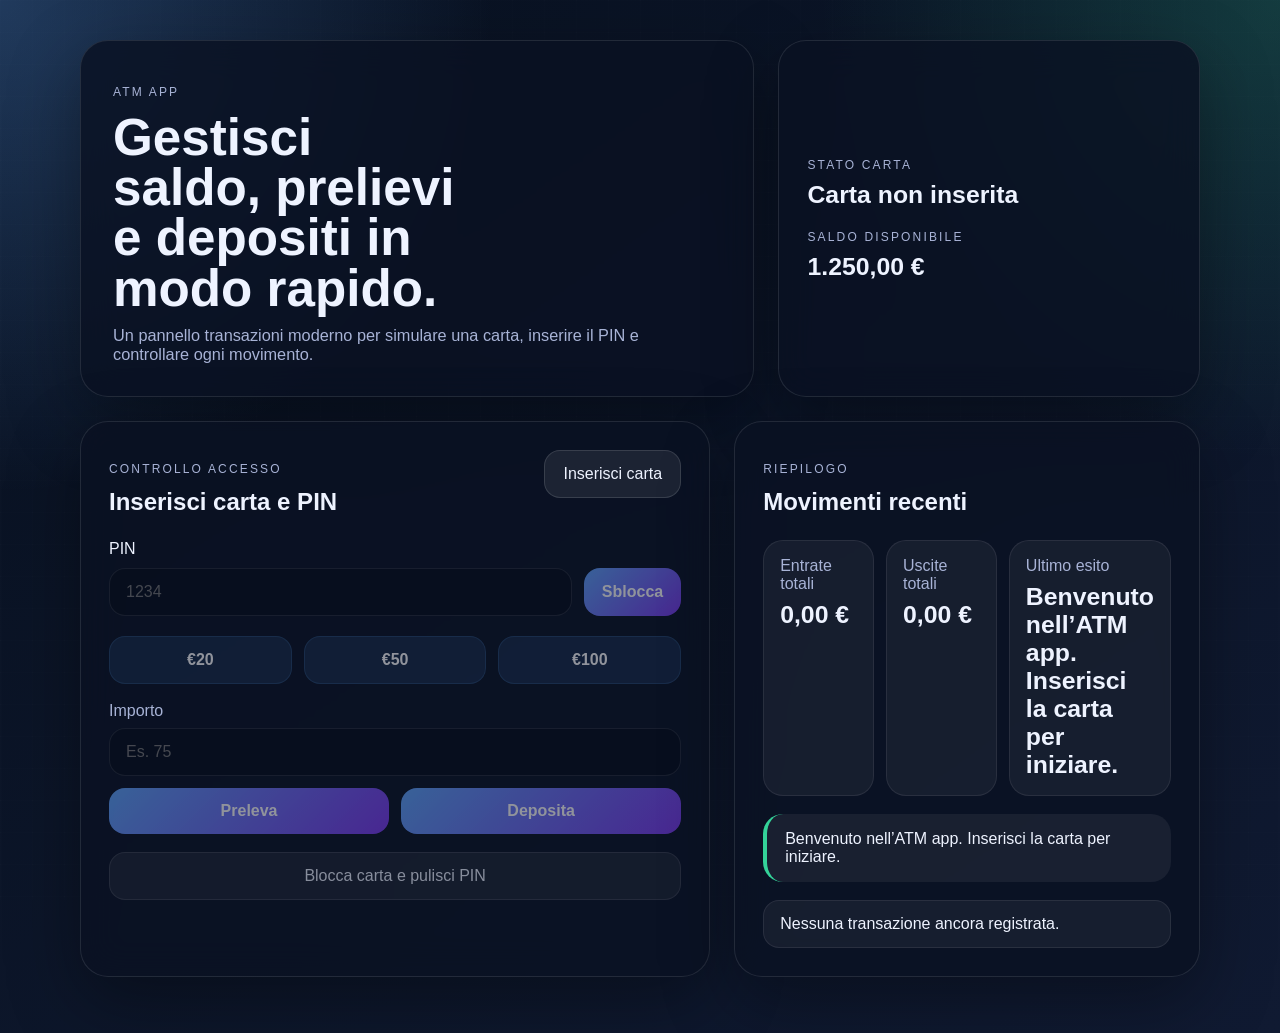
<file: src/index.html>
<!DOCTYPE html>
<html>
    <head>
        <meta charset="utf-8" />
        <meta name="viewport" content="width=device-width, initial-scale=1" />
        <title>ATM App</title>
        <link type="text/css" rel="stylesheet" href="styles/style.css" />
        <script src="script/script.js" defer></script>
    </head>
    <body>
        <main class="app-shell">
            <section class="hero">
                <div class="hero-copy">
                    <p class="eyebrow">ATM App</p>
                    <h1>Gestisci saldo, prelievi e depositi in modo rapido.</h1>
                    <p class="hero-text">Un pannello transazioni moderno per simulare una carta, inserire il PIN e controllare ogni movimento.</p>
                </div>

                <div class="status-card">
                    <div>
                        <span class="status-label">Stato carta</span>
                        <strong id="card-status">Carta non inserita</strong>
                    </div>
                    <div>
                        <span class="status-label">Saldo disponibile</span>
                        <strong id="balance-value">€ 0,00</strong>
                    </div>
                </div>
            </section>

            <section class="atm-layout">
                <article class="atm-panel">
                    <div class="panel-header">
                        <div>
                            <p class="panel-kicker">Controllo accesso</p>
                            <h2>Inserisci carta e PIN</h2>
                        </div>
                        <button id="insert-card-btn" class="ghost-button" type="button">Inserisci carta</button>
                    </div>

                    <div class="pin-row">
                        <label for="pin-input">PIN</label>
                        <div class="pin-input-group">
                            <input id="pin-input" type="password" inputmode="numeric" maxlength="4" placeholder="1234" />
                            <button id="unlock-btn" type="button">Sblocca</button>
                        </div>
                    </div>

                    <div class="quick-actions">
                        <button class="quick-btn" data-amount="20" type="button">€20</button>
                        <button class="quick-btn" data-amount="50" type="button">€50</button>
                        <button class="quick-btn" data-amount="100" type="button">€100</button>
                    </div>

                    <div class="transaction-grid">
                        <label class="field">
                            <span>Importo</span>
                            <input id="amount-input" type="number" min="1" step="1" placeholder="Es. 75" />
                        </label>

                        <div class="action-buttons">
                            <button id="withdraw-btn" type="button">Preleva</button>
                            <button id="deposit-btn" type="button">Deposita</button>
                        </div>
                    </div>

                    <button id="reset-btn" class="secondary-button" type="button">Blocca carta e pulisci PIN</button>
                </article>

                <article class="atm-panel summary-panel">
                    <div class="panel-header">
                        <div>
                            <p class="panel-kicker">Riepilogo</p>
                            <h2>Movimenti recenti</h2>
                        </div>
                    </div>

                    <div class="summary-metrics">
                        <div>
                            <span>Entrate totali</span>
                            <strong id="deposit-total">€ 0,00</strong>
                        </div>
                        <div>
                            <span>Uscite totali</span>
                            <strong id="withdraw-total">€ 0,00</strong>
                        </div>
                        <div>
                            <span>Ultimo esito</span>
                            <strong id="last-status">In attesa</strong>
                        </div>
                    </div>

                    <div class="message-box" id="message-box" aria-live="polite">Inserisci la carta per iniziare.</div>

                    <ul id="transaction-list" class="transaction-list"></ul>
                </article>
            </section>
        </main>
    </body>
</html>
</file>
<file: src/styles/style.css>
* {
	box-sizing: border-box;
}

:root {
	--bg: #081120;
	--bg-2: #101a32;
	--panel: rgba(10, 18, 35, 0.82);
	--panel-border: rgba(255, 255, 255, 0.1);
	--text: #eef3ff;
	--muted: #a8b3d6;
	--accent: #34d399;
	--accent-2: #60a5fa;
	--danger: #fb7185;
	--warning: #fbbf24;
	--shadow: 0 24px 70px rgba(0, 0, 0, 0.35);
}

html,
body {
	min-height: 100%;
}

body {
	margin: 0;
	font-family: "Trebuchet MS", "Segoe UI", sans-serif;
	color: var(--text);
	background:
		radial-gradient(circle at top left, rgba(96, 165, 250, 0.28), transparent 30%),
		radial-gradient(circle at top right, rgba(52, 211, 153, 0.2), transparent 28%),
		linear-gradient(145deg, var(--bg), var(--bg-2));
}

body::before {
	content: "";
	position: fixed;
	inset: 0;
	background-image: linear-gradient(rgba(255, 255, 255, 0.03) 1px, transparent 1px), linear-gradient(90deg, rgba(255, 255, 255, 0.03) 1px, transparent 1px);
	background-size: 32px 32px;
	pointer-events: none;
	opacity: 0.35;
}

.app-shell {
	width: min(1120px, calc(100% - 32px));
	margin: 0 auto;
	padding: 40px 0 56px;
	position: relative;
	z-index: 1;
}

.hero {
	display: grid;
	grid-template-columns: 1.6fr 1fr;
	gap: 24px;
	align-items: stretch;
	margin-bottom: 24px;
}

.hero-copy,
.status-card,
.atm-panel {
	background: var(--panel);
	border: 1px solid var(--panel-border);
	box-shadow: var(--shadow);
	backdrop-filter: blur(18px);
}

.hero-copy {
	border-radius: 28px;
	padding: 32px;
}

.eyebrow,
.panel-kicker,
.status-label {
	text-transform: uppercase;
	letter-spacing: 0.18em;
	font-size: 0.75rem;
	color: var(--muted);
}

.hero h1 {
	margin: 14px 0 12px;
	font-size: clamp(2.4rem, 4vw, 4.3rem);
	line-height: 0.98;
	max-width: 12ch;
}

.hero-text {
	margin: 0;
	max-width: 62ch;
	color: var(--muted);
	font-size: 1.02rem;
}

.status-card {
	border-radius: 28px;
	padding: 28px;
	display: grid;
	gap: 18px;
	align-content: center;
}

.status-card strong,
.summary-metrics strong {
	display: block;
	margin-top: 8px;
	font-size: 1.55rem;
}

.atm-layout {
	display: grid;
	grid-template-columns: 1.15fr 0.85fr;
	gap: 24px;
}

.atm-panel {
	border-radius: 28px;
	padding: 28px;
}

.panel-header {
	display: flex;
	justify-content: space-between;
	align-items: flex-start;
	gap: 16px;
	margin-bottom: 24px;
}

.panel-header h2 {
	margin: 6px 0 0;
	font-size: 1.5rem;
}

button,
input {
	font: inherit;
}

button {
	border: 0;
	border-radius: 16px;
	padding: 14px 18px;
	cursor: pointer;
	transition: transform 0.18s ease, opacity 0.18s ease, background 0.18s ease;
}

button:hover {
	transform: translateY(-1px);
}

button:disabled,
input:disabled {
	opacity: 0.55;
	cursor: not-allowed;
}

#unlock-btn,
#withdraw-btn,
#deposit-btn,
.quick-btn {
	background: linear-gradient(135deg, var(--accent-2), #7c3aed);
	color: white;
	font-weight: 700;
}

.ghost-button,
.secondary-button {
	background: rgba(255, 255, 255, 0.08);
	color: var(--text);
	border: 1px solid rgba(255, 255, 255, 0.12);
}

.secondary-button {
	width: 100%;
	margin-top: 18px;
}

.pin-row {
	display: grid;
	gap: 10px;
	margin-bottom: 20px;
}

.pin-input-group,
.transaction-grid,
.action-buttons,
.quick-actions,
.summary-metrics {
	display: grid;
	gap: 12px;
}

.pin-input-group {
	grid-template-columns: 1fr auto;
}

input {
	width: 100%;
	border-radius: 16px;
	border: 1px solid rgba(255, 255, 255, 0.12);
	background: rgba(4, 10, 20, 0.55);
	color: var(--text);
	padding: 14px 16px;
	outline: none;
}

input:focus {
	border-color: rgba(96, 165, 250, 0.9);
	box-shadow: 0 0 0 3px rgba(96, 165, 250, 0.15);
}

.quick-actions {
	grid-template-columns: repeat(3, 1fr);
	margin-bottom: 18px;
}

.quick-btn {
	background: rgba(96, 165, 250, 0.16);
	border: 1px solid rgba(96, 165, 250, 0.2);
}

.field span,
.summary-metrics span {
	display: block;
	color: var(--muted);
	margin-bottom: 8px;
}

.action-buttons {
	grid-template-columns: repeat(2, 1fr);
}

.summary-panel {
	display: flex;
	flex-direction: column;
}

.summary-metrics {
	grid-template-columns: repeat(3, 1fr);
	margin-bottom: 18px;
}

.summary-metrics div {
	border-radius: 20px;
	padding: 16px;
	background: rgba(255, 255, 255, 0.05);
	border: 1px solid rgba(255, 255, 255, 0.08);
}

.message-box {
	border-radius: 20px;
	padding: 16px 18px;
	margin-bottom: 18px;
	background: rgba(255, 255, 255, 0.06);
	border-left: 4px solid var(--accent);
	color: var(--text);
}

.message-box.error {
	border-left-color: var(--danger);
}

.message-box.warning {
	border-left-color: var(--warning);
}

.transaction-list {
	list-style: none;
	padding: 0;
	margin: 0;
	display: grid;
	gap: 12px;
}

.transaction-list li {
	padding: 14px 16px;
	border-radius: 16px;
	background: rgba(255, 255, 255, 0.05);
	border: 1px solid rgba(255, 255, 255, 0.08);
	display: flex;
	justify-content: space-between;
	gap: 12px;
}

.transaction-list time {
	color: var(--muted);
	white-space: nowrap;
}

@media (max-width: 900px) {
	.hero,
	.atm-layout,
	.summary-metrics {
		grid-template-columns: 1fr;
	}

	.hero h1 {
		max-width: none;
	}
}

@media (max-width: 640px) {
	.app-shell {
		width: min(100% - 20px, 1120px);
		padding: 20px 0 32px;
	}

	.hero-copy,
	.status-card,
	.atm-panel {
		padding: 20px;
		border-radius: 22px;
	}

	.panel-header,
	.pin-input-group,
	.action-buttons,
	.quick-actions {
		grid-template-columns: 1fr;
	}

	.panel-header {
		flex-direction: column;
	}
}
</file>
